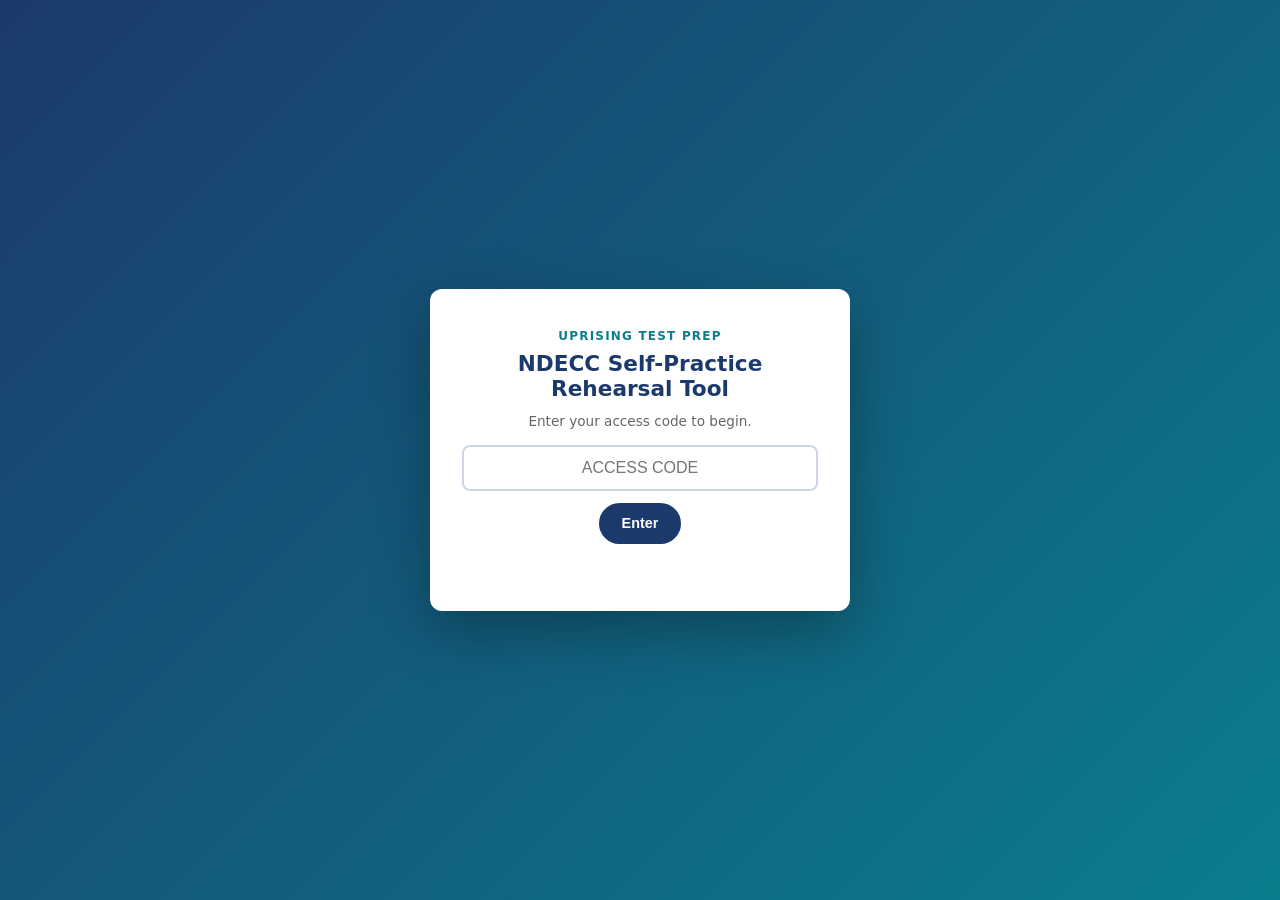
<file: index.html>
<!DOCTYPE html>
<html lang="en">
<head>
<meta charset="UTF-8">
<meta name="viewport" content="width=device-width, initial-scale=1.0">
<title>NDECC Rehearsal Tool</title>
<link rel="stylesheet" href="style.css">
</head>
<body>

<div id="gate-screen" class="screen">
  <div class="gate-box">
    <div class="brand">Uprising Test Prep</div>
    <h1>NDECC Self-Practice Rehearsal Tool</h1>
    <p class="muted">Enter your access code to begin.</p>
    <input id="access-code-input" type="text" placeholder="Access Code" autocomplete="off">
    <button id="gate-submit" class="btn btn-primary">Enter</button>
    <p id="gate-error" class="error"></p>
  </div>
</div>

<div id="menu-screen" class="screen" style="display:none">
  <header class="app-header">
    <div>
      <div class="brand">Uprising Test Prep</div>
      <h1>NDECC Rehearsal Tool</h1>
    </div>
    <div class="header-actions">
      <a href="flashcards/index.html" target="_blank" class="btn btn-ghost">Flashcards</a>
    </div>
  </header>

  <div class="menu-body">
    <div class="mode-card" id="mode-clinical">
      <h2>Clinical Skills Rehearsal (Day 1)</h2>
      <p>Practice all 7 real NDECC procedures on your own manikin with an 8 hour exam-day timer, an IC&amp;S error counter, and self-check cases with the full grading rubric for each procedure.</p>
      <button class="btn btn-primary btn-block">Start Clinical Skills Mode</button>
    </div>
    <div class="mode-card" id="mode-sj">
      <h2>Situational Judgement Stations (Day 2)</h2>
      <p>Step through the 100 practice stations across all 5 real domains with a per-station countdown timer and full model answers.</p>
      <button class="btn btn-primary btn-block">Start Situational Judgement Mode</button>
    </div>
  </div>

  <p class="disclosure">
    Note: NDEB does not publish the exact per-station Situational Judgement timing.
    This tool uses roughly 20 to 24 minutes per station as a disclosed practice assumption,
    not an official fact. Everything else on this page (7 procedures, 8 hour Day 1, max 3 IC&amp;S
    errors, 10 real stations across 5 domains, must pass 6 of 10 and at least 1 per domain)
    reflects the real published NDECC exam structure.
  </p>
</div>

<!-- ===================== CLINICAL SKILLS MODE ===================== -->
<div id="clinical-screen" class="screen" style="display:none">
  <header class="app-header">
    <button id="clinical-back" class="btn btn-ghost">&#8592; Menu</button>
    <div><h1>Clinical Skills Rehearsal</h1></div>
    <div></div>
  </header>

  <div class="clinical-body">
    <section class="panel timer-panel">
      <h2>Day 1 Exam Timer (8 Hours)</h2>
      <div id="day-timer-display">8:00:00</div>
      <div class="timer-controls">
        <button id="day-timer-start" class="btn btn-primary">Start</button>
        <button id="day-timer-pause" class="btn btn-ghost">Pause</button>
        <button id="day-timer-reset" class="btn btn-ghost">Reset</button>
      </div>
    </section>

    <section class="panel icands-panel">
      <h2>IC&amp;S Error Counter</h2>
      <p class="muted">The real exam allows a maximum of 3 Infection Control and Safety errors across the day. A 4th error is an automatic fail.</p>
      <div id="icands-count-display">0 of 3</div>
      <div class="timer-controls">
        <button id="icands-log" class="btn btn-danger">Log an IC&amp;S Error</button>
        <button id="icands-reset" class="btn btn-ghost">Reset Counter</button>
      </div>
      <div id="icands-fail-banner" class="fail-banner" style="display:none">
        AUTOMATIC FAIL - IC&amp;S threshold exceeded
      </div>
    </section>

    <section class="panel">
      <h2>Seven Procedures</h2>
      <div id="procedure-list"></div>
    </section>
  </div>
</div>

<div id="case-screen" class="screen" style="display:none">
  <header class="app-header">
    <button id="case-back" class="btn btn-ghost">&#8592; Clinical Skills</button>
    <div id="case-title-header"></div>
    <div></div>
  </header>

  <div class="case-body">
    <section class="panel">
      <h2>Scenario</h2>
      <p><strong id="case-tooth"></strong></p>
      <p id="case-scenario"></p>
    </section>

    <section class="panel">
      <h2>Technique Notes</h2>
      <p id="case-technique"></p>
    </section>

    <section class="panel">
      <h2>Grading Checklist</h2>
      <div id="case-checklist"></div>
    </section>

    <section class="panel">
      <h2>Critical Errors (Automatic Fail On This Procedure)</h2>
      <div id="case-critical"></div>
    </section>

    <div class="case-controls">
      <button id="case-another" class="btn btn-ghost">Show Another Case</button>
    </div>
  </div>
</div>

<!-- ===================== SITUATIONAL JUDGEMENT MODE ===================== -->
<div id="sj-screen" class="screen" style="display:none">
  <header class="app-header">
    <button id="sj-back" class="btn btn-ghost">&#8592; Menu</button>
    <div><h1>Situational Judgement Stations</h1></div>
    <div></div>
  </header>

  <div class="filters">
    <select id="sj-domain-filter">
      <option value="">All Domains</option>
    </select>
    <span id="sj-tally" class="muted"></span>
  </div>

  <div class="sj-body">
    <div class="meta-row">
      <span id="sj-domain-badge" class="badge"></span>
      <span id="sj-station-num" class="badge"></span>
    </div>

    <section class="panel">
      <h2>Scenario</h2>
      <p id="sj-scenario-text"></p>
    </section>

    <section class="panel">
      <h2>Task Instruction</h2>
      <p id="sj-task-text"></p>
    </section>

    <section class="panel timer-panel">
      <h2>Station Timer</h2>
      <p class="muted">Practice default: 22 minutes. This is a disclosed assumption, not an official NDEB figure.</p>
      <div id="sj-timer-display">22:00</div>
      <div class="timer-controls">
        <button id="sj-timer-start" class="btn btn-primary">Start</button>
        <button id="sj-timer-reset" class="btn btn-ghost">Reset</button>
      </div>
    </section>

    <section class="panel" id="sj-reveal-panel">
      <button id="sj-reveal-btn" class="btn btn-primary btn-block">Reveal Model Answer</button>
    </section>

    <section id="sj-answer-section" class="panel" style="display:none">
      <h2>Competent Behaviors</h2>
      <ul id="sj-competent-list"></ul>

      <h2>Minimally Competent Behaviors</h2>
      <ul id="sj-minimal-list"></ul>

      <h2>Critical Errors</h2>
      <ul id="sj-critical-list"></ul>

      <h2>Model Answer</h2>
      <p id="sj-model-answer"></p>

      <div class="self-assess-row">
        <button id="sj-mark-pass" class="btn btn-primary">Self-Assessed: Pass</button>
        <button id="sj-mark-work" class="btn btn-ghost">Needs More Work</button>
      </div>
    </section>

    <div class="sj-nav">
      <button id="sj-prev" class="btn btn-ghost">Previous</button>
      <span id="sj-position" class="muted"></span>
      <button id="sj-next" class="btn btn-ghost">Next</button>
    </div>
  </div>
</div>

<script src="app.js"></script>
</body>
</html>
</file>
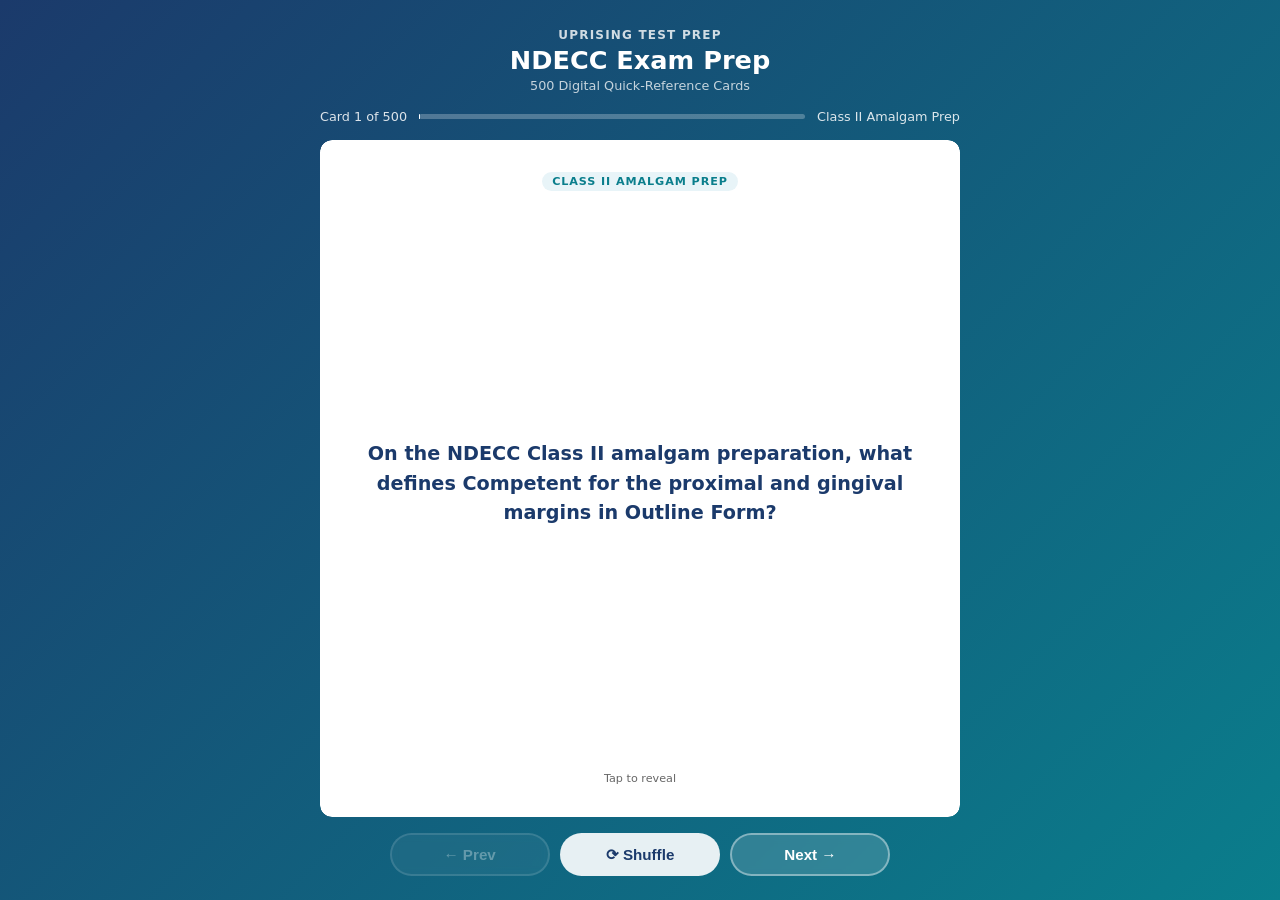
<file: flashcards/index.html>
<!DOCTYPE html>
<html lang="en">
<head>
  <meta charset="UTF-8">
  <meta name="viewport" content="width=device-width, initial-scale=1.0">
  <title>NDECC Exam Prep - Flashcards</title>
  <style>
    :root {
      --blue:   #1B3A6B;
      --teal:   #0A7E8C;
      --ltblue: #E8F4F8;
      --white:  #FFFFFF;
      --text:   #1A1A1A;
      --muted:  #666;
      --radius: 12px;
    }
    * { box-sizing: border-box; margin: 0; padding: 0; }
    html, body { height: 100%; }
    body {
      font-family: 'Segoe UI', system-ui, sans-serif;
      background: linear-gradient(135deg, var(--blue) 0%, var(--teal) 100%);
      height: 100dvh;
      max-height: 100dvh;
      overflow: hidden;
      display: flex;
      flex-direction: column;
      align-items: center;
      padding: 1.25rem 1rem 1rem;
      gap: 0.75rem;
      overflow-x: hidden;
    }
    header { text-align: center; color: #fff; flex-shrink: 0; }
    header .brand { font-size: 0.75rem; font-weight: 700; letter-spacing: 0.1em; opacity: 0.8; text-transform: uppercase; }
    header h1 { font-size: 1.3rem; font-weight: 800; margin-top: 0.2rem; }
    header .subtitle { font-size: 0.8rem; opacity: 0.75; margin-top: 0.15rem; }
    #progress-info {
      display: flex; align-items: center; gap: 0.75rem;
      color: rgba(255,255,255,0.85); font-size: 0.8rem;
      flex-shrink: 0; width: 100%; max-width: 640px;
    }
    #progress-bar-track {
      flex: 1; background: rgba(255,255,255,0.25);
      border-radius: 4px; height: 5px;
    }
    #progress-bar-fill { height: 100%; background: #fff; border-radius: 4px; transition: width 0.3s; }
    .card-scene {
      width: 100%; max-width: 640px;
      perspective: 1200px;
      cursor: pointer;
      flex: 1; min-height: 0;
      display: flex; flex-direction: column;
      overflow: hidden;
      border-radius: var(--radius);
    }
    .card-inner {
      position: relative; width: 100%;
      flex: 1; min-height: 0;
      transition: transform 0.55s cubic-bezier(.4,0,.2,1);
      transform-style: preserve-3d;
    }
    .card-scene.flipped .card-inner { transform: rotateY(180deg); }
    .card-face {
      position: absolute; inset: 0;
      backface-visibility: hidden; -webkit-backface-visibility: hidden;
      border-radius: var(--radius);
      display: flex; flex-direction: column;
      padding: 1.5rem 1.75rem;
      box-shadow: 0 12px 40px rgba(0,0,0,0.2);
      overflow: hidden;
      -webkit-mask-image: -webkit-radial-gradient(#fff, #000);
              mask-image: radial-gradient(#fff, #000);
    }
    .card-front { background: var(--white); align-items: center; justify-content: center; }
    .card-back  { background: var(--ltblue); transform: rotateY(180deg); }
    .card-badge {
      font-size: 0.7rem; font-weight: 700; text-transform: uppercase;
      letter-spacing: 0.08em;
      background: var(--ltblue); color: var(--teal);
      padding: 0.2rem 0.65rem; border-radius: 20px;
      margin-bottom: 0.85rem; flex-shrink: 0;
    }
    .card-back .card-badge { background: rgba(10,126,140,0.12); }
    .card-front .q-text {
      font-size: 1.1rem; font-weight: 600; color: var(--blue); line-height: 1.55;
      text-align: center; overflow-y: auto; flex: 1;
      display: flex; align-items: center; justify-content: center;
      scrollbar-width: thin; scrollbar-color: rgba(27,58,107,0.3) transparent;
    }
    .card-back .a-label { font-size: 0.7rem; font-weight: 700; color: var(--teal); text-transform: uppercase; letter-spacing: 0.08em; margin-bottom: 0.4rem; flex-shrink: 0; }
    .card-back .a-text  {
      font-size: 0.975rem; color: var(--text); line-height: 1.65;
      overflow-y: auto; flex: 1; min-height: 0; padding-right: 4px;
      scrollbar-width: thin; scrollbar-color: rgba(10,126,140,0.4) transparent;
      -webkit-overflow-scrolling: touch;
      overscroll-behavior: contain;
    }
    .card-back .a-text::-webkit-scrollbar { width: 4px; }
    .card-back .a-text::-webkit-scrollbar-track { background: transparent; }
    .card-back .a-text::-webkit-scrollbar-thumb { background: rgba(10,126,140,0.4); border-radius: 4px; }
    .tap-hint { flex-shrink: 0; margin-top: 0.6rem; font-size: 0.7rem; color: var(--muted); text-align: center; }
    .card-back .tap-hint { color: var(--teal); opacity: 0.7; }
    .controls {
      display: flex; gap: 0.65rem; flex-wrap: nowrap;
      justify-content: center; flex-shrink: 0;
      width: 100%; max-width: 640px;
      padding-bottom: env(safe-area-inset-bottom, 0px);
    }
    .btn {
      padding: 0.6rem 1.2rem; border-radius: 50px;
      border: 2px solid rgba(255,255,255,0.4);
      background: rgba(255,255,255,0.15); color: #fff;
      font-weight: 700; font-size: 0.875rem; cursor: pointer;
      transition: all 0.2s; backdrop-filter: blur(4px);
      white-space: nowrap; flex: 1; max-width: 160px;
    }
    .btn:hover { background: rgba(255,255,255,0.3); border-color: rgba(255,255,255,0.7); }
    .btn:active { transform: scale(0.96); }
    .btn:disabled { opacity: 0.35; cursor: not-allowed; }
    .btn.btn-primary { background: rgba(255,255,255,0.9); color: var(--blue); border-color: transparent; }
    .btn.btn-primary:hover { background: #fff; }
    #loading { color: rgba(255,255,255,0.8); font-size: 1rem; text-align: center; padding: 3rem; flex: 1; }
    @media (min-width: 768px) {
      body { padding: 1.75rem 1.5rem 1.5rem; gap: 1rem; }
      header h1 { font-size: 1.6rem; }
      .card-face { padding: 2rem 2.5rem; }
      .card-front .q-text { font-size: 1.2rem; }
      .card-back .a-text { font-size: 1.05rem; }
      .btn { font-size: 0.95rem; padding: 0.65rem 1.4rem; }
    }
    @media (max-width: 380px) {
      body { padding: 0.75rem; gap: 0.5rem; }
      header .brand { font-size: 0.65rem; }
      header h1 { font-size: 1.1rem; }
      header .subtitle { display: none; }
      .card-face { padding: 1rem 1.1rem; }
      .card-front .q-text { font-size: 0.975rem; }
      .card-back .a-text { font-size: 0.875rem; }
      .btn { font-size: 0.8rem; padding: 0.5rem 0.75rem; }
    }
  </style>
</head>
<body>
<header>
  <div class="brand">Uprising Test Prep</div>
  <h1>NDECC Exam Prep</h1>
  <div class="subtitle">500 Digital Quick-Reference Cards</div>
</header>
<div id="progress-info">
  <span id="card-counter">Card 1 of 500</span>
  <div id="progress-bar-track"><div id="progress-bar-fill" style="width:0%"></div></div>
  <span id="domain-label"></span>
</div>
<div id="loading">Loading flashcards...</div>
<div class="card-scene" id="card-scene" style="display:none" onclick="flipCard()">
  <div class="card-inner" id="card-inner">
    <div class="card-face card-front">
      <div class="card-badge" id="front-badge"></div>
      <div class="q-text" id="q-text"></div>
      <div class="tap-hint">Tap to reveal</div>
    </div>
    <div class="card-face card-back">
      <div class="card-badge" id="back-badge">Quick Reference</div>
      <div class="a-label">Quick Reference</div>
      <div class="a-text" id="a-text"></div>
      <div class="tap-hint">Tap to flip back</div>
    </div>
  </div>
</div>
<div class="controls" id="controls" style="display:none">
  <button class="btn" id="prev-btn" onclick="event.stopPropagation();move(-1)" disabled>&#8592; Prev</button>
  <button class="btn btn-primary" onclick="event.stopPropagation();shuffleCards()">&#10227; Shuffle</button>
  <button class="btn" id="next-btn" onclick="event.stopPropagation();move(1)">Next &#8594;</button>
</div>
<script>
const TOPIC_LABELS = {
  class_ii_amalgam_prep: "Class II Amalgam Prep",
  class_ii_amalgam_restoration: "Class II Amalgam Restoration",
  class_ii_composite_restoration: "Class II Composite Restoration",
  class_iv_composite_restoration: "Class IV Composite Restoration",
  endo_access_prep: "Endodontic Access Prep",
  crown_prep: "Crown Preparation",
  provisional_crown: "Provisional Crown Restoration",
  patient_centered_care: "SJ: Patient-Centered Care",
  professionalism: "SJ: Professionalism",
  communication_collaboration: "SJ: Communication and Collaboration",
  practice_info_management: "SJ: Practice and Information Management",
  health_promotion: "SJ: Health Promotion",
};
let cards   = [];
let current = 0;
async function init() {
  try {
    const res = await fetch('flashcards.json');
    if (!res.ok) throw new Error('Network error');
    cards = await res.json();
    document.getElementById('loading').style.display    = 'none';
    document.getElementById('card-scene').style.display = 'flex';
    document.getElementById('controls').style.display   = 'flex';
    show();
  } catch (e) {
    document.getElementById('loading').textContent = 'Error loading flashcards. Please try refreshing.';
  }
}
function topicLabel(key) {
  return TOPIC_LABELS[key] || (key || '').replace(/_/g, ' ').replace(/\b\w/g, c => c.toUpperCase());
}
function show() {
  const c = cards[current];
  document.getElementById('card-scene').classList.remove('flipped');
  document.getElementById('a-text').scrollTop = 0;
  const label = topicLabel(c.topic);
  document.getElementById('q-text').textContent       = c.front;
  document.getElementById('a-text').textContent       = c.back;
  document.getElementById('front-badge').textContent  = label;
  document.getElementById('back-badge').textContent   = label;
  document.getElementById('card-counter').textContent = `Card ${current+1} of ${cards.length}`;
  document.getElementById('domain-label').textContent = label;
  document.getElementById('progress-bar-fill').style.width = `${((current+1)/cards.length*100).toFixed(1)}%`;
  document.getElementById('prev-btn').disabled = current === 0;
  document.getElementById('next-btn').disabled = current === cards.length - 1;
}
function flipCard() { document.getElementById('card-scene').classList.toggle('flipped'); }
function move(dir) {
  const next = current + dir;
  if (next < 0 || next >= cards.length) return;
  current = next; show();
}
function shuffleCards() {
  for (let i = cards.length - 1; i > 0; i--) {
    const j = Math.floor(Math.random() * (i+1));
    [cards[i], cards[j]] = [cards[j], cards[i]];
  }
  current = 0; show();
}
document.addEventListener('keydown', e => {
  if (e.key === 'ArrowRight' || e.key === 'ArrowDown') move(1);
  else if (e.key === 'ArrowLeft' || e.key === 'ArrowUp') move(-1);
  else if (e.key === ' ' || e.key === 'Enter') { e.preventDefault(); flipCard(); }
});
init();
</script>
</body>
</html>
</file>
<file: style.css>
:root {
  --navy: #1B3A6B;
  --teal: #0A7E8C;
  --ltblue: #E8F4F8;
  --white: #FFFFFF;
  --text: #1A1A1A;
  --muted: #666;
  --radius: 12px;
  --danger: #C05A10;
  --red: #B3261E;
  --green: #2d6a4f;
}
* { box-sizing: border-box; margin: 0; padding: 0; }
html, body { height: 100%; }
body {
  font-family: 'Segoe UI', system-ui, sans-serif;
  background: #F4F7FB;
  color: var(--text);
  min-height: 100dvh;
}
.screen { min-height: 100dvh; }

/* Gate screen */
#gate-screen {
  display: flex; align-items: center; justify-content: center;
  background: linear-gradient(135deg, var(--navy) 0%, var(--teal) 100%);
  padding: 1.5rem;
}
.gate-box {
  background: #fff; border-radius: var(--radius);
  padding: 2.5rem 2rem; max-width: 420px; width: 100%;
  text-align: center; box-shadow: 0 20px 60px rgba(0,0,0,0.3);
}
.brand { font-size: 0.75rem; font-weight: 700; letter-spacing: 0.1em; text-transform: uppercase; color: var(--teal); }
.gate-box h1 { font-size: 1.35rem; margin: 0.5rem 0 0.75rem; color: var(--navy); }
.muted { color: var(--muted); font-size: 0.85rem; }
#access-code-input {
  width: 100%; padding: 0.75rem 1rem; margin: 1rem 0 0.75rem;
  border: 2px solid #ccd6e6; border-radius: 8px; font-size: 1rem;
  text-transform: uppercase; text-align: center;
}
.error { color: var(--danger); font-size: 0.85rem; min-height: 1.2rem; margin-top: 0.5rem; }

/* Buttons */
.btn {
  padding: 0.65rem 1.3rem; border-radius: 50px; border: 2px solid var(--navy);
  background: #fff; color: var(--navy); font-weight: 700; font-size: 0.9rem;
  cursor: pointer; transition: all 0.15s; text-decoration: none; display: inline-block;
}
.btn:hover { background: var(--ltblue); }
.btn-primary { background: var(--navy); color: #fff; }
.btn-primary:hover { background: var(--teal); border-color: var(--teal); }
.btn-ghost { border-color: #ccd6e6; color: var(--navy); background: transparent; }
.btn-block { width: 100%; }
.btn-small { padding: 0.4rem 0.8rem; font-size: 0.8rem; }
.btn-danger { border-color: var(--red); background: var(--red); color: #fff; }
.btn-danger:hover { background: #8f1d17; border-color: #8f1d17; }
.btn:disabled { opacity: 0.4; cursor: not-allowed; }

/* Header */
.app-header {
  display: flex; justify-content: space-between; align-items: center;
  background: var(--navy); color: #fff; padding: 1rem 1.25rem;
  flex-wrap: wrap; gap: 0.75rem;
}
.app-header h1 { font-size: 1.15rem; }
.app-header .brand { color: rgba(255,255,255,0.75); }
.app-header .btn-ghost {
  color: #fff; border-color: rgba(255,255,255,0.55); background: rgba(255,255,255,0.1);
}
.app-header .btn-ghost:hover { background: rgba(255,255,255,0.25); border-color: #fff; }

/* Menu screen */
.menu-body {
  max-width: 760px; margin: 0 auto; padding: 2rem 1.25rem;
  display: flex; flex-direction: column; gap: 1.25rem;
}
.mode-card {
  background: #fff; border-radius: var(--radius); padding: 1.5rem;
  box-shadow: 0 2px 10px rgba(0,0,0,0.06); border: 1px solid #e6ecf5;
}
.mode-card h2 { color: var(--navy); margin-bottom: 0.5rem; }
.mode-card p { line-height: 1.6; margin-bottom: 1rem; color: var(--text); }
.disclosure {
  max-width: 760px; margin: 0 auto 2rem; padding: 0 1.25rem;
  font-size: 0.8rem; color: var(--muted); line-height: 1.6;
}

/* Panels shared */
.panel {
  background: #fff; border-radius: var(--radius); padding: 1.25rem 1.4rem;
  margin-bottom: 1rem; box-shadow: 0 2px 10px rgba(0,0,0,0.05);
}
.panel h2 { font-size: 0.95rem; color: var(--teal); margin-bottom: 0.5rem; text-transform: uppercase; letter-spacing: 0.03em; }
.panel p { line-height: 1.6; }

/* Clinical Skills screen */
.clinical-body { max-width: 760px; margin: 0 auto; padding: 1.25rem 1rem 3rem; }
.timer-panel { text-align: center; }
#day-timer-display { font-size: 2.75rem; font-weight: 800; color: var(--navy); font-variant-numeric: tabular-nums; }
#day-timer-display.done { color: var(--red); }
.timer-controls { display: flex; gap: 0.6rem; justify-content: center; flex-wrap: wrap; margin-top: 0.75rem; }

.icands-panel { text-align: center; }
#icands-count-display { font-size: 2.25rem; font-weight: 800; color: var(--navy); margin: 0.5rem 0; }
#icands-count-display.fail-count { color: var(--red); }
.fail-banner {
  margin-top: 1rem; background: var(--red); color: #fff; font-weight: 800;
  padding: 0.9rem; border-radius: 8px; text-transform: uppercase; letter-spacing: 0.03em;
}

.procedure-row {
  display: flex; align-items: center; gap: 0.75rem; padding: 0.6rem 0;
  border-bottom: 1px solid #eef2f8; flex-wrap: wrap;
}
.procedure-row:last-child { border-bottom: none; }
.procedure-row input[type=checkbox] { width: 20px; height: 20px; flex-shrink: 0; }
.procedure-label { flex: 1; font-weight: 600; color: var(--navy); min-width: 180px; }

/* Case screen */
.case-body { max-width: 760px; margin: 0 auto; padding: 1.25rem 1rem 3rem; }
.grading-block { margin-bottom: 1rem; }
.grading-block h3 { color: var(--navy); font-size: 0.9rem; margin-bottom: 0.4rem; }
.grading-row { display: flex; gap: 0.6rem; align-items: flex-start; margin-bottom: 0.4rem; }
.grading-tag {
  flex-shrink: 0; width: 130px; font-size: 0.68rem; font-weight: 700; text-transform: uppercase;
  padding: 0.2rem 0.5rem; border-radius: 20px; text-align: center; height: fit-content;
}
.grading-tag.pass { background: #e6f4ea; color: var(--green); }
.grading-tag.warn { background: #fff4e0; color: var(--danger); }
.grading-tag.fail { background: #fbe6e4; color: var(--red); }
.critical-item {
  padding: 0.5rem 0.75rem; background: #fbe6e4; color: var(--red);
  border-radius: 8px; margin-bottom: 0.5rem; font-size: 0.9rem;
}
.case-controls { text-align: center; margin-top: 1rem; }

/* Filters + SJ list */
.filters {
  display: flex; gap: 0.75rem; padding: 1rem 1.25rem; flex-wrap: wrap; align-items: center;
}
.filters select {
  padding: 0.5rem 0.75rem; border-radius: 8px; border: 1px solid #ccd6e6; font-size: 0.9rem;
}

/* SJ station screen */
.sj-body { max-width: 760px; margin: 0 auto; padding: 0 1rem 3rem; }
.meta-row { display: flex; gap: 0.5rem; margin-bottom: 1rem; flex-wrap: wrap; }
.badge {
  font-size: 0.72rem; font-weight: 700; text-transform: uppercase; padding: 0.25rem 0.7rem;
  border-radius: 20px; background: var(--navy); color: #fff;
}
#sj-timer-display { font-size: 3rem; font-weight: 800; color: var(--navy); font-variant-numeric: tabular-nums; }
#sj-timer-display.warning { color: var(--danger); }
#sj-timer-display.done { color: var(--red); }
#sj-answer-section ul { margin: 0 0 1rem 1.25rem; line-height: 1.7; }
.self-assess-row { display: flex; gap: 0.6rem; justify-content: center; flex-wrap: wrap; margin-top: 1rem; }
.sj-nav {
  display: flex; justify-content: space-between; align-items: center;
  padding: 1rem 0; gap: 1rem; flex-wrap: wrap;
}

@media (max-width: 480px) {
  .app-header h1 { font-size: 1rem; }
  #day-timer-display, #sj-timer-display { font-size: 2.2rem; }
  .grading-tag { width: 100%; text-align: left; }
  .grading-row { flex-direction: column; gap: 0.25rem; }
}
</file>
